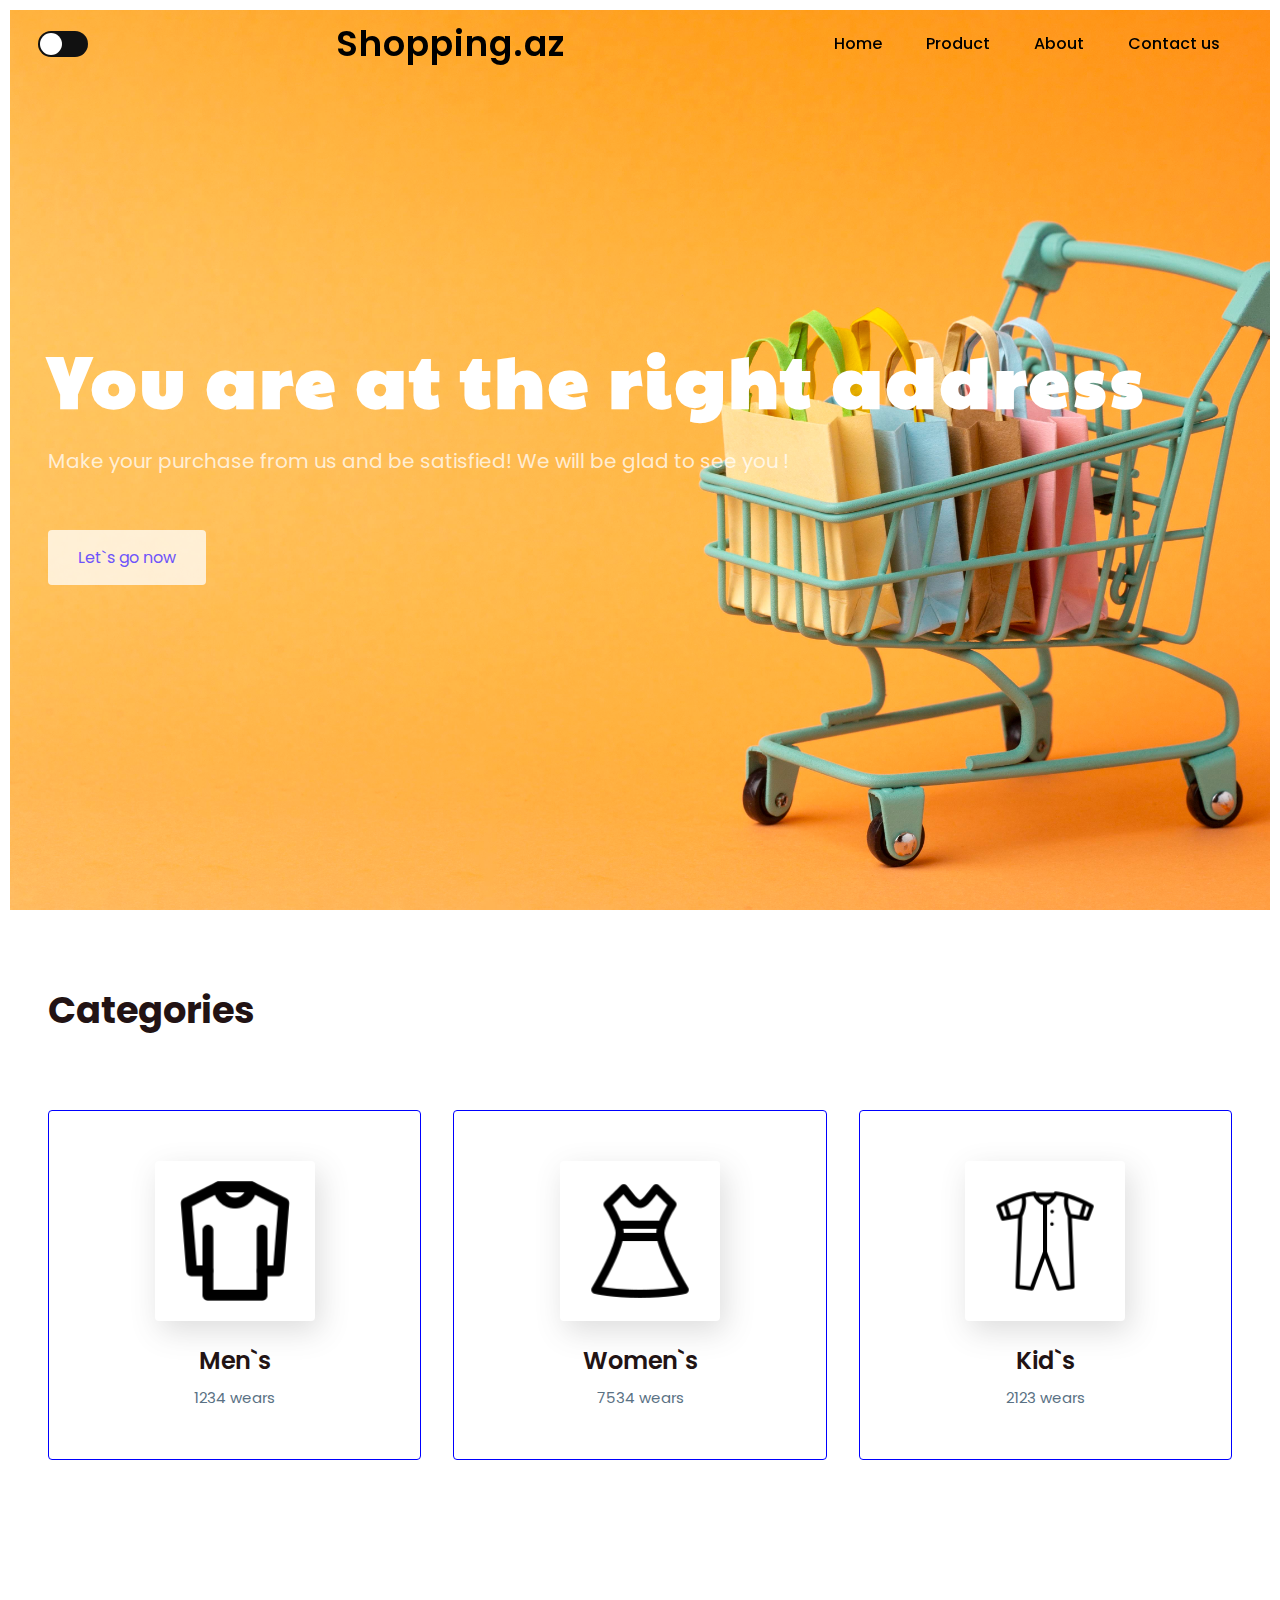
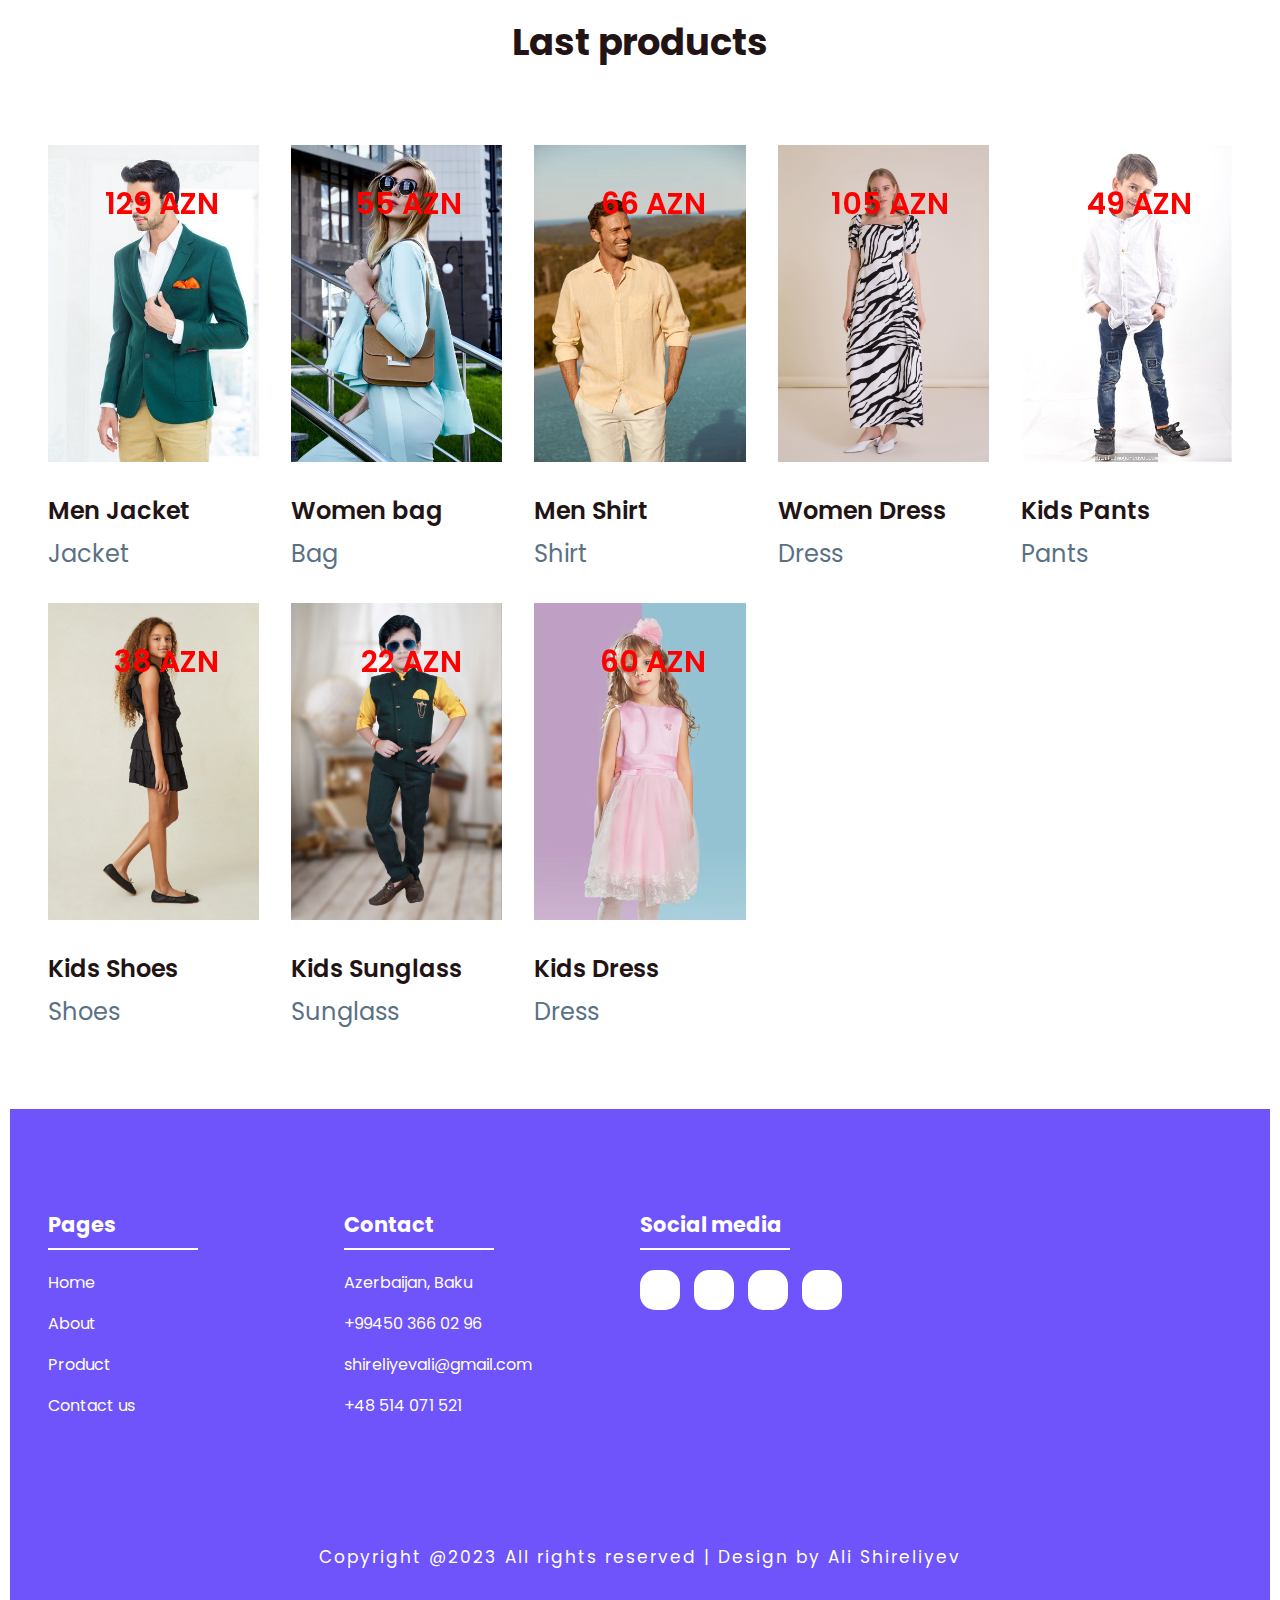
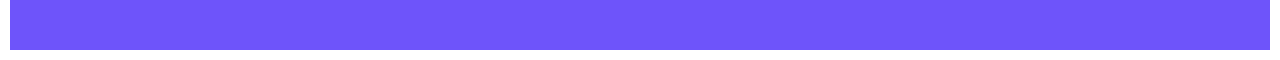
<file: index.html>
<!DOCTYPE html>
<html lang="en">

<head>
    <meta charset="UTF-8">
    <meta http-equiv="X-UA-Compatible" content="IE=edge">
    <meta name="viewport" content="width=device-width, initial-scale=1.0">
    <link rel="stylesheet" href="css/style.css">
    <link rel="stylesheet" href="https://cdnjs.cloudflare.com/ajax/libs/font-awesome/6.4.0/css/all.min.css"
        integrity="sha512-iecdLmaskl7CVkqkXNQ/ZH/XLlvWZOJyj7Yy7tcenmpD1ypASozpmT/E0iPtmFIB46ZmdtAc9eNBvH0H/ZpiBw=="
        crossorigin="anonymous" referrerpolicy="no-referrer" />
    <link rel="preconnect" href="https://fonts.googleapis.com">
    <link rel="preconnect" href="https://fonts.gstatic.com" crossorigin>
    <link
        href="https://fonts.googleapis.com/css2?family=Paytone+One&family=Poppins:wght@100;200;300;400;500;600;800;900&display=swap"
        rel="stylesheet">
    <title>Shopping.az</title>
</head>

<body>
    <!--header-->
    <header>
        <div>
            <input type="checkbox" class="checkbox" id="checkbox">
            <label for="checkbox" class="checkbox-label">
                <i class="fas fa-moon"></i>
                <i class="fas fa-sun"></i>
                <span class="ball"></span>
            </label>
        </div>
        <a href="#" class="logo">Shopping.az</a>
        <div id="menu-icon"><i class="fa-solid fa-bars"></i></div>
        <!--navbar-->
        <ul class="navbar">
            <li><a href="index.html">Home</a></li>
            <li><a href="product.html">Product</a></li>
            <li><a href="about.html">About</a></li>
            <li><a href="contact.html">Contact us</a></li>
        </ul>
    </header>
    <!--banner-->
    <section class="home" id="home">
        <div class="home-text">
            <h1>You are at the right address <br> </h1>
            <p id="p">
                Make your purchase from us and be satisfied! We will be glad to see you !
            </p>
            <a href="#" class="home-btn">Let`s go now</a>
        </div>
    </section>

    <!--category-->
    <section class="container">
        <div class="text">
            <h2>Categories<br> </h2>
        </div>
        <div class="row-items">
            <div class="container-box">
                <div class="container-img">
                    <img src="img/c1.png" alt="">
                </div>
                <h4>Men`s</h4>
                <p>1234 wears</p>
            </div>
            <div class="container-box">
                <div class="container-img">
                    <img src="img/c2.png" alt="">
                </div>
                <h4>Women`s</h4>
                <p>7534 wears</p>
            </div>
            <div class="container-box">
                <div class="container-img">
                    <img src="img/c3.png" alt="">
                </div>
                <h4>Kid`s</h4>
                <p>2123 wears</p>
            </div>
        </div>
    </section>

    <!--main cards-->
    <section class="card" id="card">
        <div class="title">
            <h2>Last products</h2>
        </div>
        <div class="card-content">

        </div>

    </section>

    <!--footer-->
    <section id="contact">
        <div class="footer">
            <div class="main">
                <div class="list">
                    <h4>Pages</h4>
                    <ul>
                        <li><a href="index.html">Home</a></li>
                        <li><a href="about.html">About</a></li>
                        <li><a href="product.html">Product</a></li>
                        <li><a href="contact.html">Contact us</a></li>
                    </ul>
                </div>
                <div class="list">
                    <h4>Contact</h4>
                    <ul>
                        <li><a href="#">Azerbaijan, Baku</a></li>
                        <li><a href="#">+99450 366 02 96</a></li>
                        <li><a href="#">shireliyevali@gmail.com</a></li>
                        <li><a href="#">+48 514 071 521</a></li>
                    </ul>
                </div>
                <div class="list">
                    <h4>Social media</h4>
                    <div class="social">
                        <a href="https://www.facebook.com/shireliyev.1984"><i class="fa-brands fa-facebook"></i></a>
                        <a href="https://www.instagram.com/shireliyev_ali/"><i class="fa-brands fa-instagram"></i></a>
                        <a href="https://twitter.com/ShireliyevAli"><i class="fa-brands fa-twitter"></i></a>
                        <a href="+994 70 366 02 96"><i class="fa-brands fa-whatsapp"></i></a>
                    </div>
                </div>
            </div>
        </div>
        <div class="footer-text">
            <p>Copyright @2023 All rights reserved | Design by <a href="https://github.com/Alex26061984">Ali
                    Shireliyev</a></p>
        </div>
    </section>


    <!--javascript link-->
    <script type="text/javascript" src="js/main.js"></script>
    <script type="text/javascript" src="js/add.js"></script>
</body>

</html>
</file>
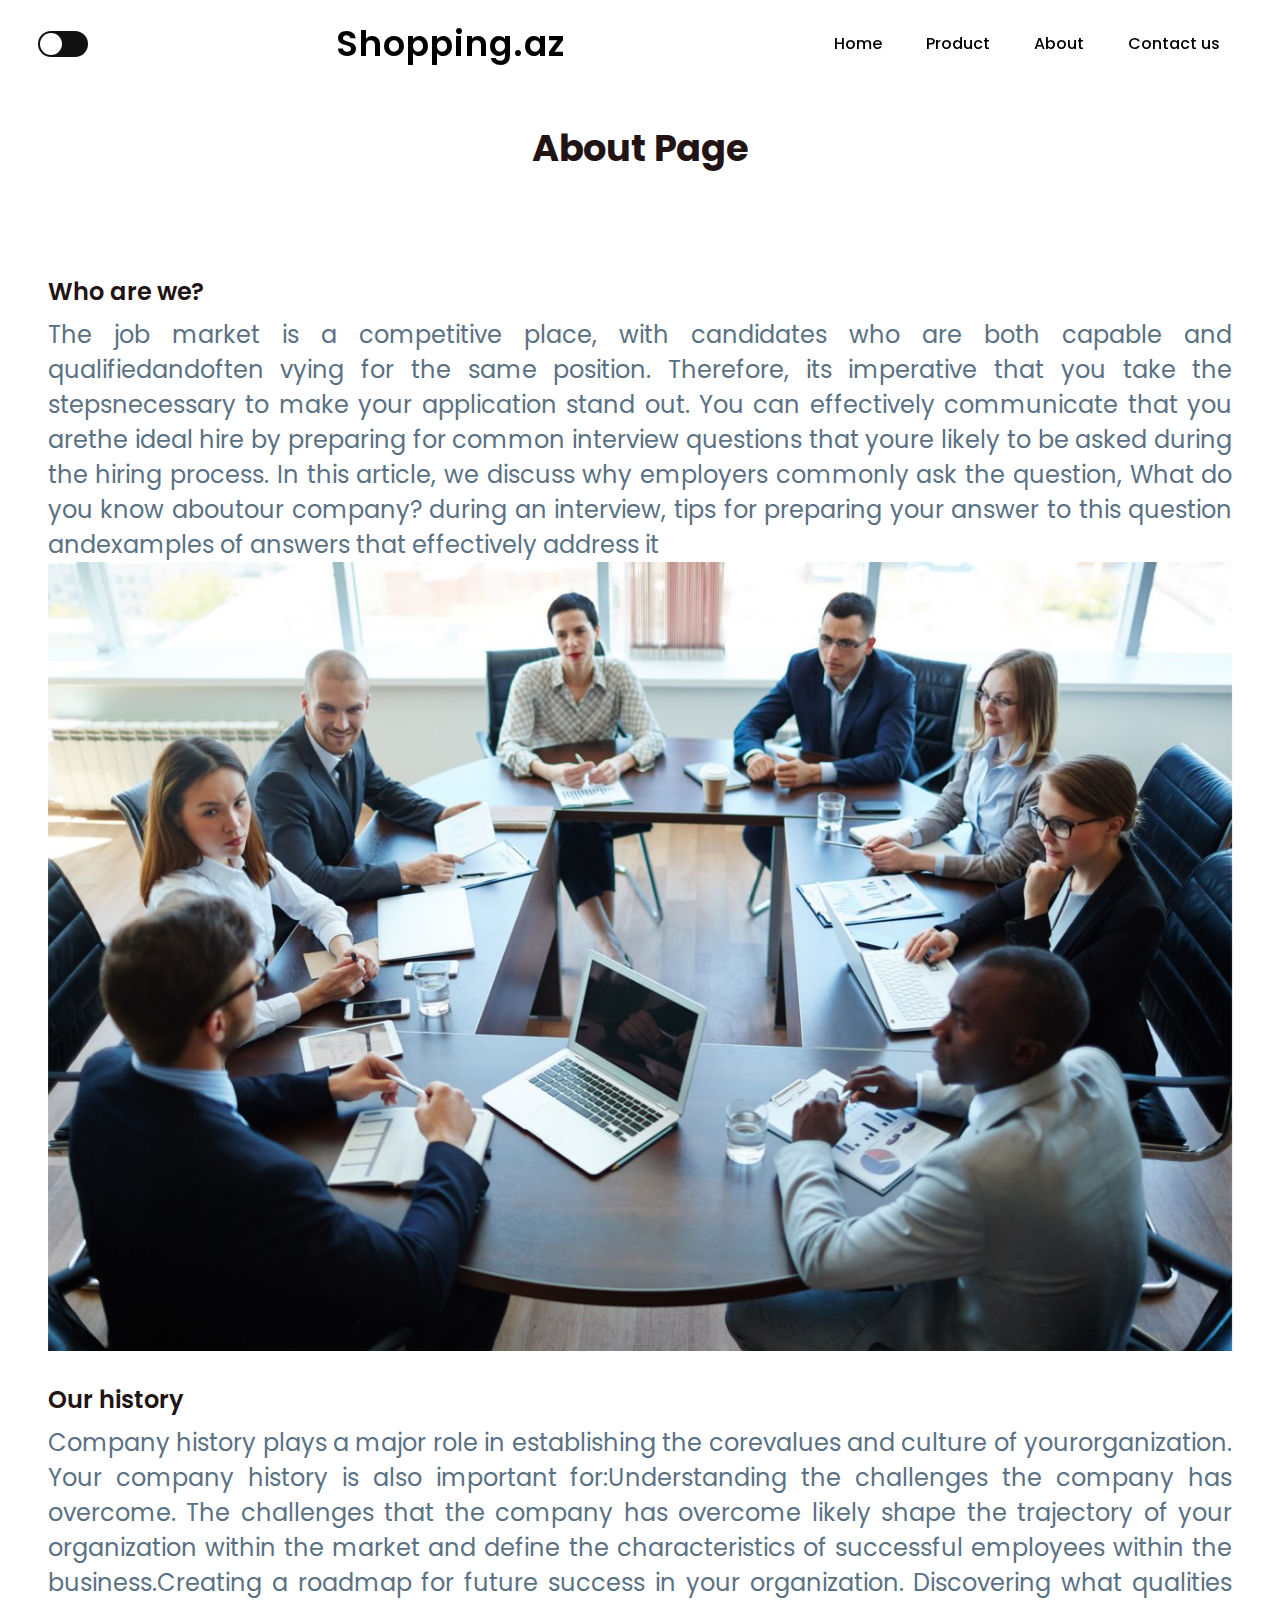
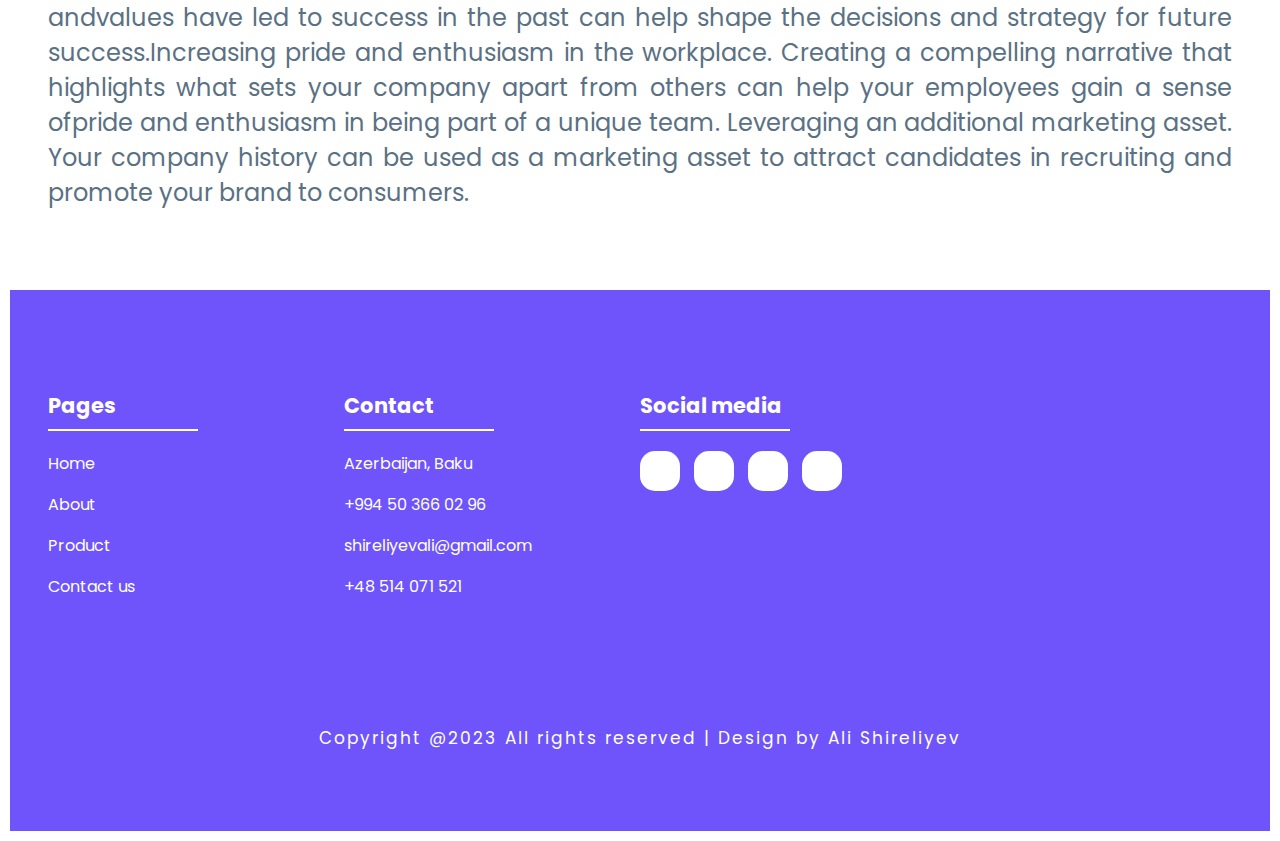
<file: about.html>
<!DOCTYPE html>
<html lang="en">

<head>
    <meta charset="UTF-8">
    <meta http-equiv="X-UA-Compatible" content="IE=edge">
    <meta name="viewport" content="width=device-width, initial-scale=1.0">
    <link rel="stylesheet" href="css/style.css">
    <link rel="stylesheet" href="https://cdnjs.cloudflare.com/ajax/libs/font-awesome/6.4.0/css/all.min.css"
        integrity="sha512-iecdLmaskl7CVkqkXNQ/ZH/XLlvWZOJyj7Yy7tcenmpD1ypASozpmT/E0iPtmFIB46ZmdtAc9eNBvH0H/ZpiBw=="
        crossorigin="anonymous" referrerpolicy="no-referrer" />
    <link rel="preconnect" href="https://fonts.googleapis.com">
    <link rel="preconnect" href="https://fonts.gstatic.com" crossorigin>
    <link
        href="https://fonts.googleapis.com/css2?family=Paytone+One&family=Poppins:wght@100;200;300;400;500;600;800;900&display=swap"
        rel="stylesheet">
    <title>Shopping.az</title>
</head>

<body>
    <!--header-->
    <header>
        <div>
            <input type="checkbox" class="checkbox" id="checkbox">
            <label for="checkbox" class="checkbox-label">
                <i class="fas fa-moon"></i>
                <i class="fas fa-sun"></i>
                <span class="ball"></span>
            </label>
        </div>
        <a href="#" class="logo">Shopping.az</a>
        <div id="menu-icon"><i class="fa-solid fa-bars"></i></div>
        <!--navbar-->
        <ul class="navbar">
            <li><a href="index.html">Home</a></li>
            <li><a href="product.html">Product</a></li>
            <li><a href="about.html">About</a></li>
            <li><a href="contact.html">Contact us</a></li>
        </ul>
    </header>
    <br> <br>

    <!--main cards-->
    <section class="card" id="card">
        <div class="title">
            <h2>About Page</h2>
        </div>
        <div class="card-content">

        </div>

    </section>



    <section id="contact">
        <div class="footer">
            <div class="main">
                <div class="list">
                    <h4>Pages</h4>
                    <ul>
                        <li><a href="index.html">Home</a></li>
                        <li><a href="about.html">About</a></li>
                        <li><a href="product.html">Product</a></li>
                        <li><a href="contact.html">Contact us</a></li>
                    </ul>
                </div>
                <div class="list">
                    <h4>Contact</h4>
                    <ul>
                        <li><a href="#">Azerbaijan, Baku</a></li>
                        <li><a href="#">+994 50 366 02 96</a></li>
                        <li><a href="#">shireliyevali@gmail.com</a></li>
                        <li><a href="#">+48 514 071 521</a></li>
                    </ul>
                </div>
                <div class="list">
                    <h4>Social media</h4>
                    <div class="social">
                        <a href="https://www.facebook.com/shireliyev.1984"><i class="fa-brands fa-facebook"></i></a>
                        <a href="https://www.instagram.com/shireliyev_ali/"><i class="fa-brands fa-instagram"></i></a>
                        <a href="https://twitter.com/ShireliyevAli"><i class="fa-brands fa-twitter"></i></a>
                        <a href="+994 70 366 02 96"><i class="fa-brands fa-whatsapp"></i></a>
                    </div>
                </div>
            </div>
        </div>
        <div class="footer-text">
            <p>Copyright @2023 All rights reserved | Design by <a href="https://github.com/Alex26061984">Ali
                    Shireliyev</a>
            </p>
        </div>
    </section>


    <!--javascript link-->
    <script type="text/javascript" src="js/main.js"></script>
    <script type="text/javascript" src="js/about.js"></script>

</body>

</html>
</file>
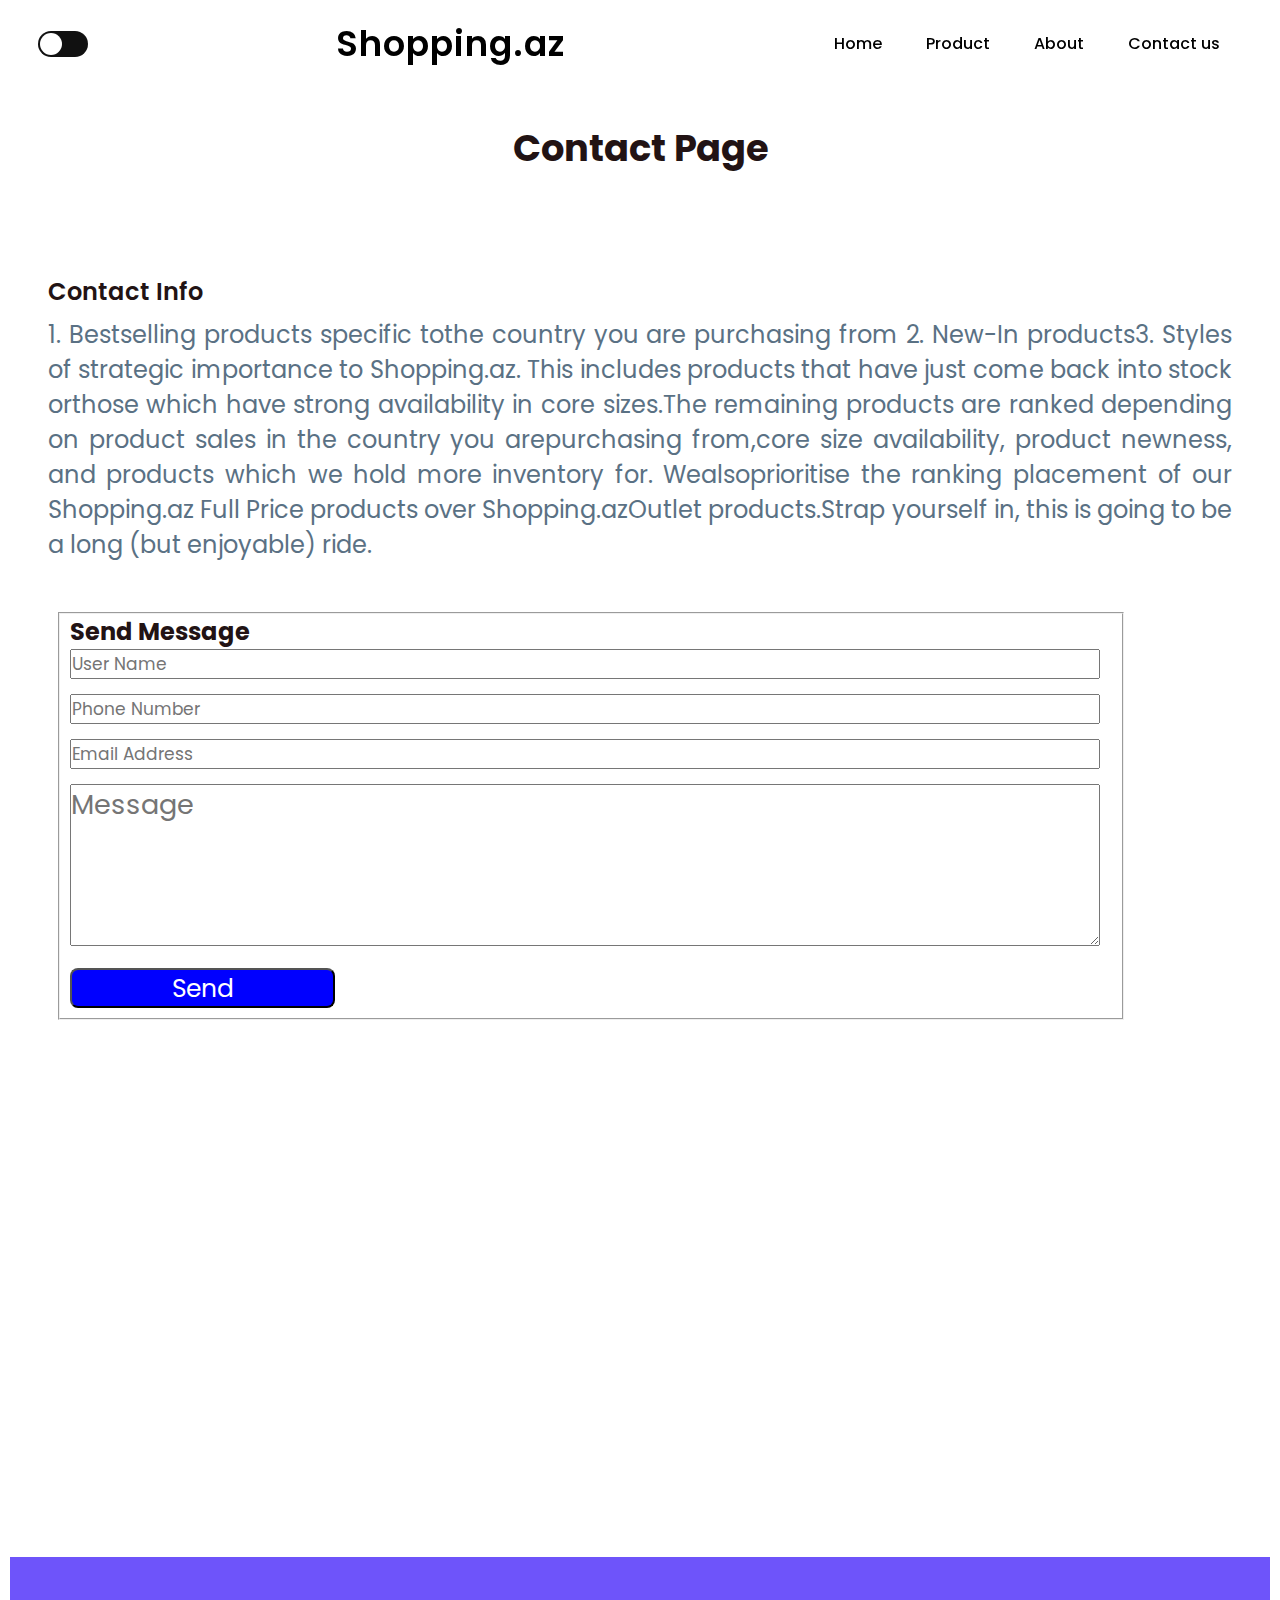
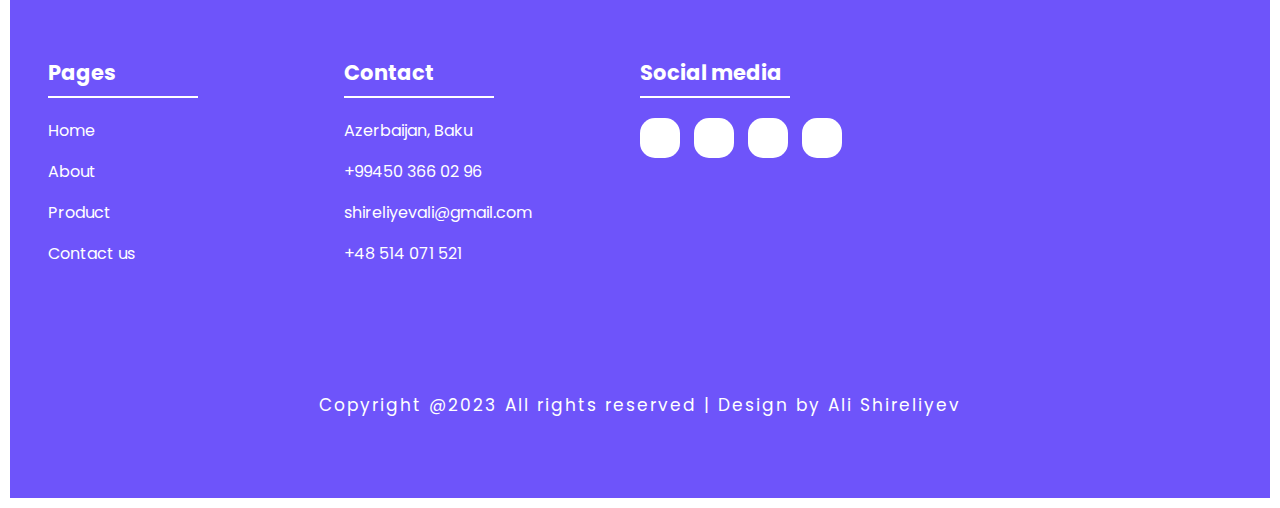
<file: contact.html>
<!DOCTYPE html>
<html lang="en">

<head>
    <meta charset="UTF-8">
    <meta http-equiv="X-UA-Compatible" content="IE=edge">
    <meta name="viewport" content="width=device-width, initial-scale=1.0">
    <link rel="stylesheet" href="css/style.css">
    <link rel="stylesheet" href="https://cdnjs.cloudflare.com/ajax/libs/font-awesome/6.4.0/css/all.min.css"
        integrity="sha512-iecdLmaskl7CVkqkXNQ/ZH/XLlvWZOJyj7Yy7tcenmpD1ypASozpmT/E0iPtmFIB46ZmdtAc9eNBvH0H/ZpiBw=="
        crossorigin="anonymous" referrerpolicy="no-referrer" />
    <link rel="preconnect" href="https://fonts.googleapis.com">
    <link rel="preconnect" href="https://fonts.gstatic.com" crossorigin>
    <link
        href="https://fonts.googleapis.com/css2?family=Paytone+One&family=Poppins:wght@100;200;300;400;500;600;800;900&display=swap"
        rel="stylesheet">
    <title>Shopping.az</title>
</head>

<body>
  
    <header>
        <div>
            <input type="checkbox" class="checkbox" id="checkbox">
            <label for="checkbox" class="checkbox-label">
                <i class="fas fa-moon"></i>
                <i class="fas fa-sun"></i>
                <span class="ball"></span>
            </label>
        </div>
        <a href="#" class="logo">Shopping.az</a>
        <div id="menu-icon"><i class="fa-solid fa-bars"></i></div>
    
        <ul class="navbar">
            <li><a href="index.html">Home</a></li>
            <li><a href="product.html">Product</a></li>
            <li><a href="about.html">About</a></li>
            <li><a href="contact.html">Contact us</a></li>
        </ul>
    </header>
    <br> <br>

    <section class="card" id="card">
        <div class="title">
            <h2>Contact Page</h2>
        </div>
        <div class="card-content">
        </div>
    </section>
    <section id="contact">
        <div class="footer">
            <div class="main">
                <div class="list">
                    <h4>Pages</h4>
                    <ul>
                        <li><a href="index.html">Home</a></li>
                        <li><a href="about.html">About</a></li>
                        <li><a href="product.html">Product</a></li>
                        <li><a href="contact.html">Contact us</a></li>
                    </ul>
                </div>
                <div class="list">
                    <h4>Contact</h4>
                    <ul>
                        <li><a href="#">Azerbaijan, Baku</a></li>
                        <li><a href="#">+99450 366 02 96</a></li>
                        <li><a href="#">shireliyevali@gmail.com</a></li>
                        <li><a href="#">+48 514 071 521</a></li>
                    </ul>
                </div>
                <div class="list">
                    <h4>Social media</h4>
                    <div class="social">
                        <a href="https://www.facebook.com/shireliyev.1984"><i class="fa-brands fa-facebook"></i></a>
                        <a href="https://www.instagram.com/shireliyev_ali/"><i class="fa-brands fa-instagram"></i></a>
                        <a href="https://twitter.com/ShireliyevAli"><i class="fa-brands fa-twitter"></i></a>
                        <a href="+994 70 366 02 96"><i class="fa-brands fa-whatsapp"></i></a>
                    </div>
                </div>
            </div>
        </div>
        <div class="footer-text">
            <p>Copyright @2023 All rights reserved | Design by <a href="https://github.com/Alex26061984">Ali
                    Shireliyev</a>
            </p>
        </div>
    </section>


    <!--javascript link-->
    <script type="text/javascript" src="js/main.js"></script>
    <script type="text/javascript" src="js/contact.js"></script>

</body>



</html>
</file>
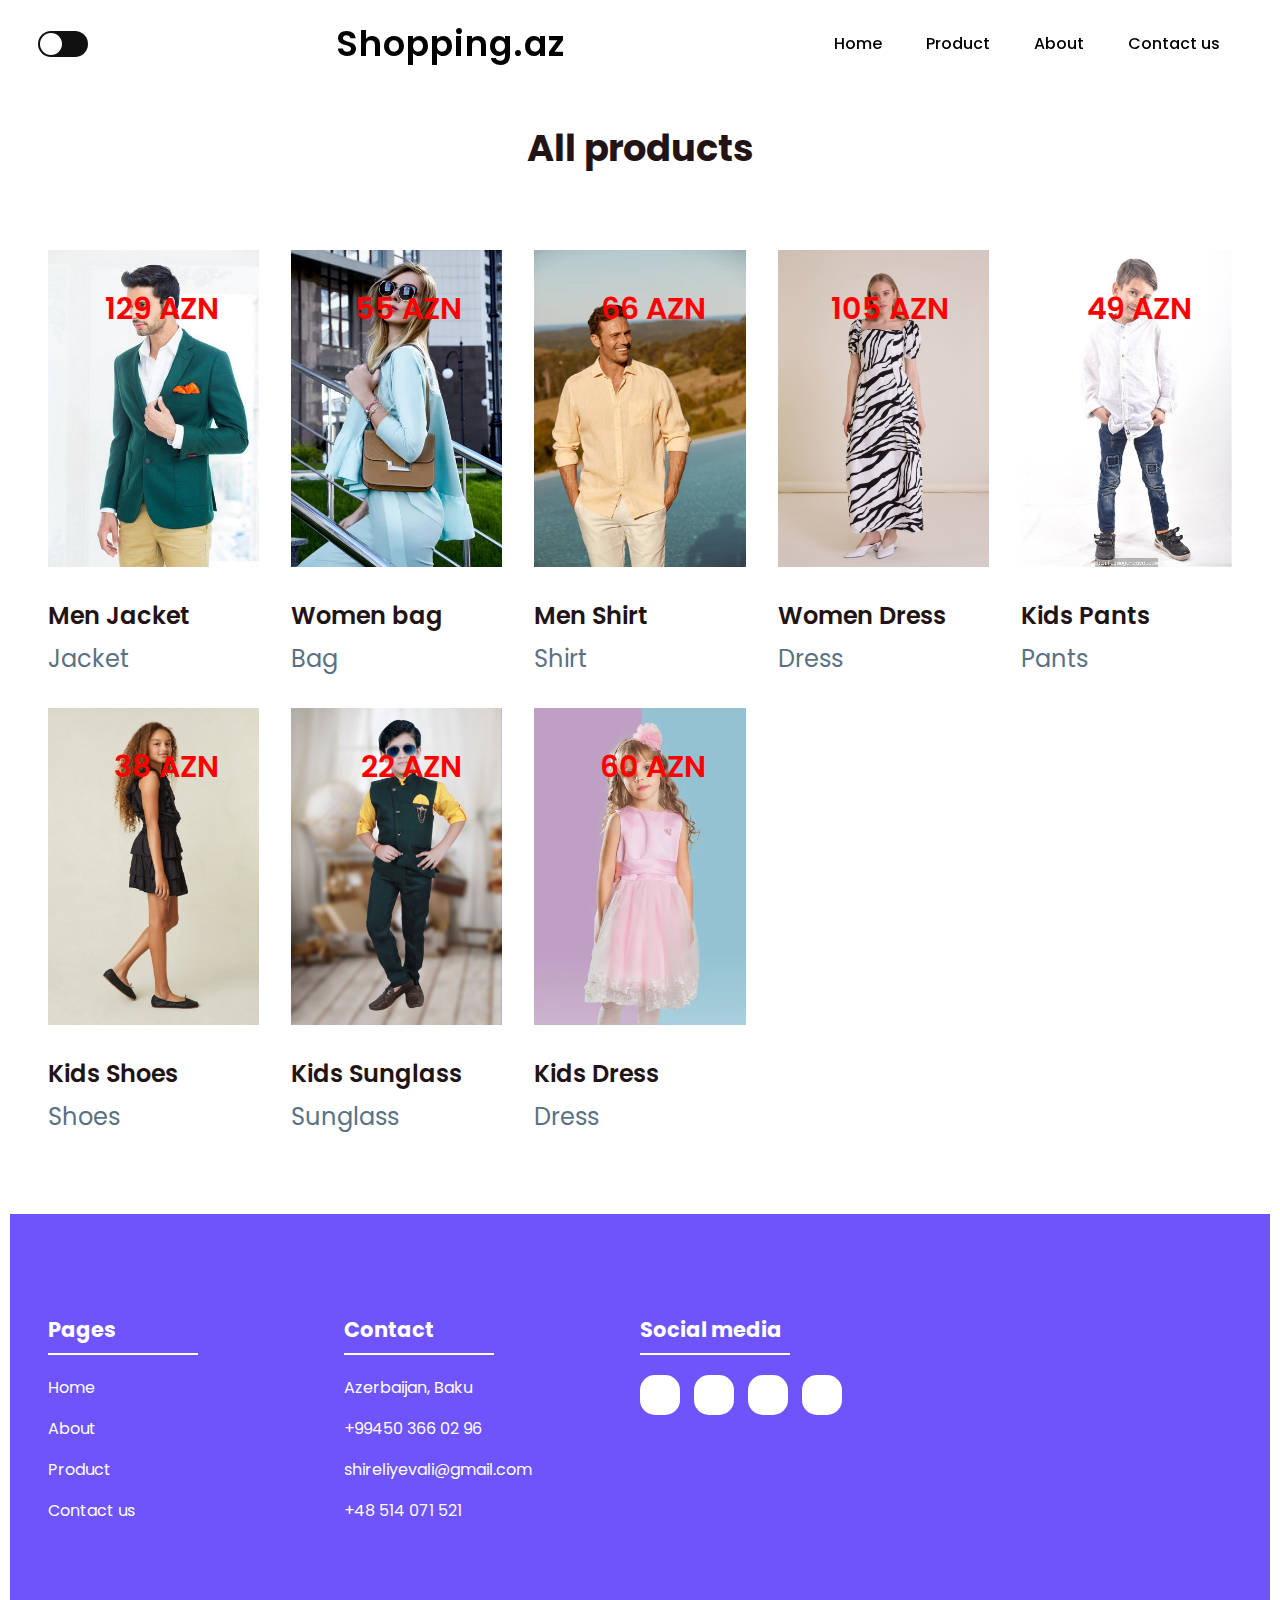
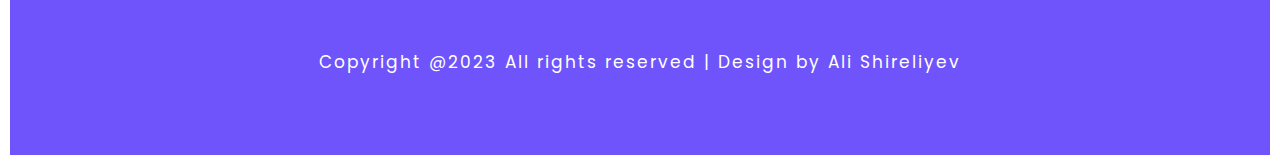
<file: product.html>
<!DOCTYPE html>
<html lang="en">

<head>
    <meta charset="UTF-8">
    <meta http-equiv="X-UA-Compatible" content="IE=edge">
    <meta name="viewport" content="width=device-width, initial-scale=1.0">
    <link rel="stylesheet" href="css/style.css">
    <link rel="stylesheet" href="https://cdnjs.cloudflare.com/ajax/libs/font-awesome/6.4.0/css/all.min.css"
        integrity="sha512-iecdLmaskl7CVkqkXNQ/ZH/XLlvWZOJyj7Yy7tcenmpD1ypASozpmT/E0iPtmFIB46ZmdtAc9eNBvH0H/ZpiBw=="
        crossorigin="anonymous" referrerpolicy="no-referrer" />
    <link rel="preconnect" href="https://fonts.googleapis.com">
    <link rel="preconnect" href="https://fonts.gstatic.com" crossorigin>
    <link
        href="https://fonts.googleapis.com/css2?family=Paytone+One&family=Poppins:wght@100;200;300;400;500;600;800;900&display=swap"
        rel="stylesheet">
    <title>Shopping.az</title>
</head>

<body>
    <!--header-->
    <header>
        <div>
            <input type="checkbox" class="checkbox" id="checkbox">
            <label for="checkbox" class="checkbox-label">
                <i class="fas fa-moon"></i>
                <i class="fas fa-sun"></i>
                <span class="ball"></span>
            </label>
        </div>
        <a href="#" class="logo">Shopping.az</a>
        <div id="menu-icon"><i class="fa-solid fa-bars"></i></div>
        <!--navbar-->
        <ul class="navbar">
            <li><a href="index.html">Home</a></li>
            <li><a href="product.html">Product</a></li>
            <li><a href="about.html">About</a></li>
            <li><a href="contact.html">Contact us</a></li>
        </ul>
    </header>
    <br> <br>

    <!--main cards-->
    <section class="card" id="card">
        <div class="title">
            <h2>All products</h2>
        </div>
        <div class="card-content">

        </div>

    </section>

    <section id="contact">
        <div class="footer">
            <div class="main">
                <div class="list">
                    <h4>Pages</h4>
                    <ul>
                        <li><a href="index.html">Home</a></li>
                        <li><a href="about.html">About</a></li>
                        <li><a href="product.html">Product</a></li>
                        <li><a href="contact.html">Contact us</a></li>
                    </ul>
                </div>
                <div class="list">
                    <h4>Contact</h4>
                    <ul>
                        <li><a href="#">Azerbaijan, Baku</a></li>
                        <li><a href="#">+99450 366 02 96</a></li>
                        <li><a href="#">shireliyevali@gmail.com</a></li>
                        <li><a href="#">+48 514 071 521</a></li>
                    </ul>
                </div>
                <div class="list">
                    <h4>Social media</h4>
                    <div class="social">
                        <a href="https://www.facebook.com/shireliyev.1984"><i class="fa-brands fa-facebook"></i></a>
                        <a href="https://www.instagram.com/shireliyev_ali/"><i class="fa-brands fa-instagram"></i></a>
                        <a href="https://twitter.com/ShireliyevAli"><i class="fa-brands fa-twitter"></i></a>
                        <a href="+994 70 366 02 96"><i class="fa-brands fa-whatsapp"></i></a>
                    </div>
                </div>
            </div>
        </div>
        <div class="footer-text">
            <p>Copyright @2023 All rights reserved | Design by <a href="https://github.com/Alex26061984">Ali
                    Shireliyev</a>
            </p>
        </div>
    </section>

    <!--javascript link-->
    <script type="text/javascript" src="js/main.js"></script>
    <script type="text/javascript" src="js/add.js"></script>

</body>

</html>
</file>
<file: css/style.css>
* {
    margin: 0;
    padding: 0;
    box-sizing: border-box;
    font-family: 'Poppins', sans-serif;
    text-decoration: none;
    list-style: none;
    scroll-behavior: smooth;
    /**/
}

:root {
    --bg-color: #fff;
    --text-color: #221314;
    --second-color: #5a7184;
    --main-color: #6e54fa;
    --big-font: 6rem;
    --h2-font: 3rem;
    --p-font: 1.1rem;
}

body {
    background: var(--bg-color);
    color: var(--text-color);
}

header {
    position: fixed;
    top: 0;
    right: 0;
    width: 100%;
    z-index: 1000;
    display: flex;
    align-items: center;
    justify-content: space-between;
    background: transparent;
    padding: 30px 18%;
    transition: ease .40s;
}

.logo {
    font-size: 35px;
    font-weight: 600;
    letter-spacing: 1px;
    color: #000;
}

.navbar {
    display: flex;
}

.navbar a {
    color: #000;
    font-size: var(--p-font);
    font-weight: 500;
    padding: 10px 22px;
    border-radius: 4px;
    transition: ease .40s;
}

.navbar a:hover {
    background: var(--bg-color);
    color: var(--text-color);
    box-shadow: 5px 10px 30px rgb(85 85 85 / 20%);
    border-radius: 4px;
}

#menu-icon {
    color: var(--text-color);
    font-size: 30px;
    z-index: 10001;
    cursor: pointer;
    display: none;
}

section {
    padding: 80px 18%;
}

.home {
    position: relative;
    width: 100%;
    height: 100vh;
    background: url(../img/banner2.jpg);
    background-size: cover;
    background-position: center;
    display: grid;
    grid-template-columns: repeat(1, 1fr);
    align-items: center;
}

.home-text h1 {
    font-size: var(--big-font);
    line-height: 1.2;
    color: var(--bg-color);
    font-family: 'Paytone One', sans-serif;
    letter-spacing: 4px;
    margin-bottom: 20px;
}

.home-text p {
    color: #ffffffbf;
    font-size: 20px;
    font-weight: 400;
    line-height: 38px;
    margin-bottom: 50px;
}

.home-btn {
    display: inline-block;
    font-size: 16px;
    padding: 15px 30px;
    background: #ffffffbf;
    color: var(--main-color);
    border-radius: 4px;
    transition: ease .40s;
}

.home-btn:hover {
    background: var(--bg-color);
    transform: scale(1.1);
}

header.sticky {
    background-color: var(--bg-color);
    padding: 10px 18%;
    box-shadow: rgb(35, 35, 38, 0.1) 0px 10px 10px -10px;
}

.sticky .logo {
    color: var(--text-color);
}

.sticky .navbar a {
    color: var(--text-color);
}

.text h2 {
    font-size: var(--h2-font);
    line-height: 1.1;
}

.row-items {
    display: grid;
    grid-template-columns: repeat(auto-fit, minmax(250px, auto));
    grid-gap: 2rem;
    align-items: center;
    text-align: center;
    margin-top: 5rem;
}

.container-box {
    background: var(--bg-color);
    border: 1px solid blue;
    padding: 50px 10px;
    border-radius: 4px;
    transition: all 1s ease 0s;
    cursor: pointer;
}

.container-img img {
    height: 160px;
    width: 160px;
    padding: 15px;
    background: var(--bg-color);
    box-shadow: 5px 10px 30px rgb(85 85 85 / 20%);
    border-radius: 4px;
    margin-bottom: 15px;
    cursor: pointer;
}

.container-box h4 {
    font-size: 24px;
    font-weight: 600;
    margin-bottom: 8px;
}

.container-box p {
    font-size: 15px;
    color: var(--second-color);
}

.container-box:hover {
    box-shadow: 5px 30px 30px rgb(55 55 55 / 12%);
    border: 1px solid transparent;
    transform: translateY(-3px);
}

.title {
    text-align: center;
}

.title h2 {
    font-size: var(--h2-font);
    line-height: 1.2;
}

.card-content {
    display: grid;
    grid-template-columns: repeat(auto-fit, minmax(200px, auto));
    grid-gap: 2rem;
    align-items: center;
    margin-top: 5rem;
}

.thum {
    position: relative;
    transition: all .3s cubic-bezier(.455, .05, .55, .95);
    will-change: filter;
    cursor: pointer;
}

.thum img {
    width: 100%;
    height: auto;
}

.thum .about-img {
    width: 100%;
    height: 30%;
}

.thum:hover {
    transform: scale(1.07);
}

.thum h3 {
    position: absolute;
    font-size: 30px;
    font-weight: 600;
    text-align: right;
    color: red;
    top: 36px;
    right: 40px;
}

.dest-content {
    display: flex;
    flex-wrap: wrap;
    align-items: center;
    justify-content: space-between;
    padding-top: 24px;
}

.stars i {
    color: var(--main-color);
    font-size: 20px;
}

.name h4 {
    font-size: 24px;
    font-weight: 600;
    margin-bottom: 8px;
}

.name p {
    font-size: 24px;
    color: var(--second-color);
}

#contact {
    background: var(--main-color);
}

.main {
    display: flex;
    flex-wrap: wrap;
}

.footer {
    padding: 20px 0;
}

.list {
    width: 25%;
}

.list h4 {
    font-size: 21px;
    color: var(--bg-color);
    margin-bottom: 30px;
    position: relative;
}

.list h4::before {
    content: "";
    position: absolute;
    height: 2px;
    width: 150px;
    left: 0;
    bottom: -10px;
    background: var(--bg-color);
}

.list ul li:not(last-child) {
    margin-bottom: 16px;
}

.list ul li a {
    color: #fff;
    font-size: var(--p-font);
    display: block;
    transition: .3s;
}

.list ul li a:hover {
    color: var(--bg-color);
    transform: translateX(14px);
}

.list .social a {
    height: 40px;
    width: 40px;
    background: var(--bg-color);
    color: var(--main-color);
    display: inline-flex;
    align-items: center;
    justify-content: center;
    font-size: 21px;
    border-radius: 15px;
    margin-right: 10px;
}

.list .social a:hover {
    transform: scale(1.1);
}

.footer-text {
    text-align: center;
    padding-top: 90px;
}

.footer-text p {
    color: var(--bg-color);
    font-size: 17px;
    letter-spacing: 2px;
}

.footer-text a {
    color: var(--bg-color);
    font-size: 17px;
    letter-spacing: 2px;
}

.lorem {
    color: red;
}

.img_about {
    width: 300%;
    margin-right: 115px;
    margin-top: 70px;
}

#id_about {
    width: 47%;
    float: left;
}

.div-about {
    width: 57%;
    float: left;
    text-align: justify;
}

@media(max-width:1400px) {
    header {
        padding: 17px 3%;
        transition: .2s;
    }

    header.sticky {
        padding: 10px 3%;
        transition: .2s;
    }

    section {
        padding: 80px 3%;
        transition: .2s;
    }

    :root {
        --big-font: 4.5rem;
        --h2-font: 2.3rem;
        --p-font: 1rem;
        transition: .2s;
    }
}

@media(max-width:1040px) {
    #menu-icon {
        display: block;
    }

    .stick #menu-icon {
        color: var(--text-color);
    }

    .home {
        height: 88vh;
    }

    .navbar {
        position: absolute;
        top: 0;
        right: -100%;
        width: 270px;
        height: 120vh;
        background: #1067cc;
        display: flex;
        flex-direction: column;
        align-items: center;
        padding: 150px 30px;
        transition: 0.5s all;
    }

    .navbar a {
        display: block;
        margin: 1.2rem 0;
    }

    .sticky .navbar a {
        color: var(--bg-color);
    }

    .navbar a:hover {
        color: var(--text-color);
    }

    .open {
        right: 0;
    }

    .list {
        width: 50%;
        margin-bottom: 12px;
    }
}

@media(max-width:575px) {
    .list {
        width: 100%;
    }
}

input {
    margin-bottom: 15px;
    font-size: 17px;
    width: 97%;
    margin-left: 10px;
}

textarea {
    font-size: 27px;
    width: 97%;
    margin-bottom: 15px;
    margin-left: 10px;
}

button {
    font-size: 25px;
    width: 25%;
    height: 40px;
    color: white;
    background-color: blue;
    border-radius: 8px;
    cursor: pointer;
    margin-left: 10px;
    margin-bottom: 10px;

}

button:hover {
    font-size: 25px;
    width: 25%;
    height: 40px;
    color: white;
    background-color: blue;
    border-radius: 8px;
    cursor: pointer;
    background-image: linear-gradient(blue, red, green)
}
.text_contact {
    text-align: justify;
}


@import url("https://fonts.googleapis.com/css2?family=Montserrat&display=swap");

* {box-sizing: border-box;}

body {
  font-family: "Montserrat", sans-serif;
  background-color: #fff;
  display: flex;
  flex-direction: column;
  min-height: 100vh;
  margin: 10px;
  transition: background 0.2s linear;
}

body.dark {background-color: #292c35;} /* #9b59b6 */

body.dark h1,body.dark h2,body.dark h4, body.dark .support a {color: #fff;}

.checkbox {
  opacity: 0;
  position: absolute;
}

.checkbox-label {
  background-color: #111;
  width: 50px;
  height: 26px;
  border-radius: 50px;
  position: relative;
  padding: 5px;
  cursor: pointer;
  display: flex;
  justify-content: space-between;
  align-items: center;
}

.fa-moon {color: #f1c40f;}

.fa-sun {color: #f39c12;}

.checkbox-label .ball {
  background-color: #fff;
  width: 22px;
  height: 22px;
  position: absolute;
  left: 2px;
  top: 2px;
  border-radius: 50%;
  transition: transform 0.2s linear;
}

.checkbox:checked + .checkbox-label .ball {
  transform: translateX(24px);
}
</file>
